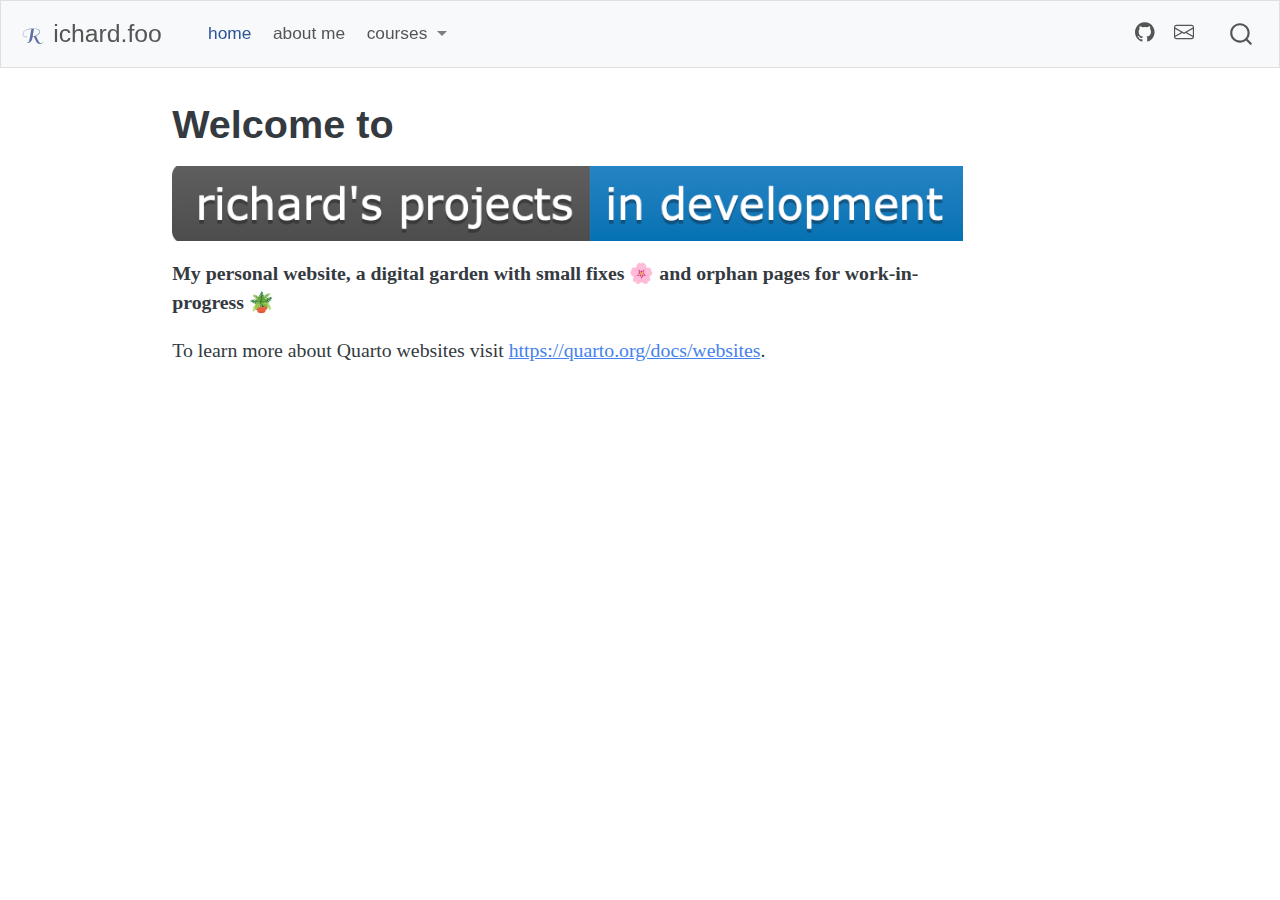
<file: docs/index.html>
<!DOCTYPE html>
<html xmlns="http://www.w3.org/1999/xhtml" lang="en" xml:lang="en"><head>

<meta charset="utf-8">
<meta name="generator" content="quarto-1.2.335">

<meta name="viewport" content="width=device-width, initial-scale=1.0, user-scalable=yes">


<title>ichard.foo - Welcome to</title>
<style>
code{white-space: pre-wrap;}
span.smallcaps{font-variant: small-caps;}
div.columns{display: flex; gap: min(4vw, 1.5em);}
div.column{flex: auto; overflow-x: auto;}
div.hanging-indent{margin-left: 1.5em; text-indent: -1.5em;}
ul.task-list{list-style: none;}
ul.task-list li input[type="checkbox"] {
  width: 0.8em;
  margin: 0 0.8em 0.2em -1.6em;
  vertical-align: middle;
}
</style>


<script src="site_libs/quarto-nav/quarto-nav.js"></script>
<script src="site_libs/quarto-nav/headroom.min.js"></script>
<script src="site_libs/clipboard/clipboard.min.js"></script>
<script src="site_libs/quarto-search/autocomplete.umd.js"></script>
<script src="site_libs/quarto-search/fuse.min.js"></script>
<script src="site_libs/quarto-search/quarto-search.js"></script>
<meta name="quarto:offset" content="./">
<script src="site_libs/quarto-html/quarto.js"></script>
<script src="site_libs/quarto-html/popper.min.js"></script>
<script src="site_libs/quarto-html/tippy.umd.min.js"></script>
<script src="site_libs/quarto-html/anchor.min.js"></script>
<link href="site_libs/quarto-html/tippy.css" rel="stylesheet">
<link href="site_libs/quarto-html/quarto-syntax-highlighting.css" rel="stylesheet" id="quarto-text-highlighting-styles">
<script src="site_libs/bootstrap/bootstrap.min.js"></script>
<link href="site_libs/bootstrap/bootstrap-icons.css" rel="stylesheet">
<link href="site_libs/bootstrap/bootstrap.min.css" rel="stylesheet" id="quarto-bootstrap" data-mode="light">
<script id="quarto-search-options" type="application/json">{
  "location": "navbar",
  "copy-button": false,
  "collapse-after": 3,
  "panel-placement": "end",
  "type": "overlay",
  "limit": 20,
  "language": {
    "search-no-results-text": "No results",
    "search-matching-documents-text": "matching documents",
    "search-copy-link-title": "Copy link to search",
    "search-hide-matches-text": "Hide additional matches",
    "search-more-match-text": "more match in this document",
    "search-more-matches-text": "more matches in this document",
    "search-clear-button-title": "Clear",
    "search-detached-cancel-button-title": "Cancel",
    "search-submit-button-title": "Submit"
  }
}</script>


<link rel="stylesheet" href="bespoke.scss">
</head>

<body class="nav-fixed">

<div id="quarto-search-results"></div>
  <header id="quarto-header" class="headroom fixed-top">
    <nav class="navbar navbar-expand-lg navbar-dark ">
      <div class="navbar-container container-fluid">
      <div class="navbar-brand-container">
    <a href="./index.html" class="navbar-brand navbar-brand-logo">
    <img src="./images/r2.svg" alt="" class="navbar-logo">
    </a>
    <a class="navbar-brand" href="./index.html">
    <span class="navbar-title">ichard.foo</span>
    </a>
  </div>
          <button class="navbar-toggler" type="button" data-bs-toggle="collapse" data-bs-target="#navbarCollapse" aria-controls="navbarCollapse" aria-expanded="false" aria-label="Toggle navigation" onclick="if (window.quartoToggleHeadroom) { window.quartoToggleHeadroom(); }">
  <span class="navbar-toggler-icon"></span>
</button>
          <div class="collapse navbar-collapse" id="navbarCollapse">
            <ul class="navbar-nav navbar-nav-scroll me-auto">
  <li class="nav-item">
    <a class="nav-link active" href="./index.html" aria-current="page">
 <span class="menu-text">home</span></a>
  </li>  
  <li class="nav-item">
    <a class="nav-link" href="./about.html">
 <span class="menu-text">about me</span></a>
  </li>  
  <li class="nav-item dropdown ">
    <a class="nav-link dropdown-toggle" href="#" id="nav-menu-courses" role="button" data-bs-toggle="dropdown" aria-expanded="false">
 <span class="menu-text">courses</span>
    </a>
    <ul class="dropdown-menu" aria-labelledby="nav-menu-courses">    
        <li>
    <a class="dropdown-item" href="./M249.html">
 <span class="dropdown-text">M249 Practical Modern Statistics</span></a>
  </li>  
        <li>
    <a class="dropdown-item" href="./M347.html">
 <span class="dropdown-text">M347 Mathematical Statistics</span></a>
  </li>  
        <li>
    <a class="dropdown-item" href="./M348.html">
 <span class="dropdown-text">M348 Applied Statistical Modelling</span></a>
  </li>  
    </ul>
  </li>
</ul>
            <ul class="navbar-nav navbar-nav-scroll ms-auto">
  <li class="nav-item compact">
    <a class="nav-link" href="https://github.com/deeprich/"><i class="bi bi-github" role="img">
</i> 
 <span class="menu-text"></span></a>
  </li>  
  <li class="nav-item compact">
    <a class="nav-link" href="mailto:public@richardjohnson.io"><i class="bi bi-envelope" role="img">
</i> 
 <span class="menu-text"></span></a>
  </li>  
</ul>
              <div id="quarto-search" class="" title="Search"></div>
          </div> <!-- /navcollapse -->
      </div> <!-- /container-fluid -->
    </nav>
</header>
<!-- content -->
<div id="quarto-content" class="quarto-container page-columns page-rows-contents page-layout-article page-navbar">
<!-- sidebar -->
<!-- margin-sidebar -->
    <div id="quarto-margin-sidebar" class="sidebar margin-sidebar">
        
    </div>
<!-- main -->
<main class="content" id="quarto-document-content">

<header id="title-block-header" class="quarto-title-block default">
<div class="quarto-title">
<h1 class="title">Welcome to</h1>
</div>



<div class="quarto-title-meta">

    
  
    
  </div>
  

</header>

<p><img src="images/status.png" class="img-fluid"></p>
<p><strong>My personal website, a digital garden with small fixes 🌸 and orphan pages for work-in-progress 🪴</strong></p>
<p>To learn more about Quarto websites visit <a href="https://quarto.org/docs/websites" class="uri">https://quarto.org/docs/websites</a>.</p>



</main> <!-- /main -->
<script id="quarto-html-after-body" type="application/javascript">
window.document.addEventListener("DOMContentLoaded", function (event) {
  const toggleBodyColorMode = (bsSheetEl) => {
    const mode = bsSheetEl.getAttribute("data-mode");
    const bodyEl = window.document.querySelector("body");
    if (mode === "dark") {
      bodyEl.classList.add("quarto-dark");
      bodyEl.classList.remove("quarto-light");
    } else {
      bodyEl.classList.add("quarto-light");
      bodyEl.classList.remove("quarto-dark");
    }
  }
  const toggleBodyColorPrimary = () => {
    const bsSheetEl = window.document.querySelector("link#quarto-bootstrap");
    if (bsSheetEl) {
      toggleBodyColorMode(bsSheetEl);
    }
  }
  toggleBodyColorPrimary();  
  const icon = "";
  const anchorJS = new window.AnchorJS();
  anchorJS.options = {
    placement: 'right',
    icon: icon
  };
  anchorJS.add('.anchored');
  const clipboard = new window.ClipboardJS('.code-copy-button', {
    target: function(trigger) {
      return trigger.previousElementSibling;
    }
  });
  clipboard.on('success', function(e) {
    // button target
    const button = e.trigger;
    // don't keep focus
    button.blur();
    // flash "checked"
    button.classList.add('code-copy-button-checked');
    var currentTitle = button.getAttribute("title");
    button.setAttribute("title", "Copied!");
    let tooltip;
    if (window.bootstrap) {
      button.setAttribute("data-bs-toggle", "tooltip");
      button.setAttribute("data-bs-placement", "left");
      button.setAttribute("data-bs-title", "Copied!");
      tooltip = new bootstrap.Tooltip(button, 
        { trigger: "manual", 
          customClass: "code-copy-button-tooltip",
          offset: [0, -8]});
      tooltip.show();    
    }
    setTimeout(function() {
      if (tooltip) {
        tooltip.hide();
        button.removeAttribute("data-bs-title");
        button.removeAttribute("data-bs-toggle");
        button.removeAttribute("data-bs-placement");
      }
      button.setAttribute("title", currentTitle);
      button.classList.remove('code-copy-button-checked');
    }, 1000);
    // clear code selection
    e.clearSelection();
  });
  function tippyHover(el, contentFn) {
    const config = {
      allowHTML: true,
      content: contentFn,
      maxWidth: 500,
      delay: 100,
      arrow: false,
      appendTo: function(el) {
          return el.parentElement;
      },
      interactive: true,
      interactiveBorder: 10,
      theme: 'quarto',
      placement: 'bottom-start'
    };
    window.tippy(el, config); 
  }
  const noterefs = window.document.querySelectorAll('a[role="doc-noteref"]');
  for (var i=0; i<noterefs.length; i++) {
    const ref = noterefs[i];
    tippyHover(ref, function() {
      // use id or data attribute instead here
      let href = ref.getAttribute('data-footnote-href') || ref.getAttribute('href');
      try { href = new URL(href).hash; } catch {}
      const id = href.replace(/^#\/?/, "");
      const note = window.document.getElementById(id);
      return note.innerHTML;
    });
  }
  const findCites = (el) => {
    const parentEl = el.parentElement;
    if (parentEl) {
      const cites = parentEl.dataset.cites;
      if (cites) {
        return {
          el,
          cites: cites.split(' ')
        };
      } else {
        return findCites(el.parentElement)
      }
    } else {
      return undefined;
    }
  };
  var bibliorefs = window.document.querySelectorAll('a[role="doc-biblioref"]');
  for (var i=0; i<bibliorefs.length; i++) {
    const ref = bibliorefs[i];
    const citeInfo = findCites(ref);
    if (citeInfo) {
      tippyHover(citeInfo.el, function() {
        var popup = window.document.createElement('div');
        citeInfo.cites.forEach(function(cite) {
          var citeDiv = window.document.createElement('div');
          citeDiv.classList.add('hanging-indent');
          citeDiv.classList.add('csl-entry');
          var biblioDiv = window.document.getElementById('ref-' + cite);
          if (biblioDiv) {
            citeDiv.innerHTML = biblioDiv.innerHTML;
          }
          popup.appendChild(citeDiv);
        });
        return popup.innerHTML;
      });
    }
  }
});
</script>
</div> <!-- /content -->



</body></html>
</file>
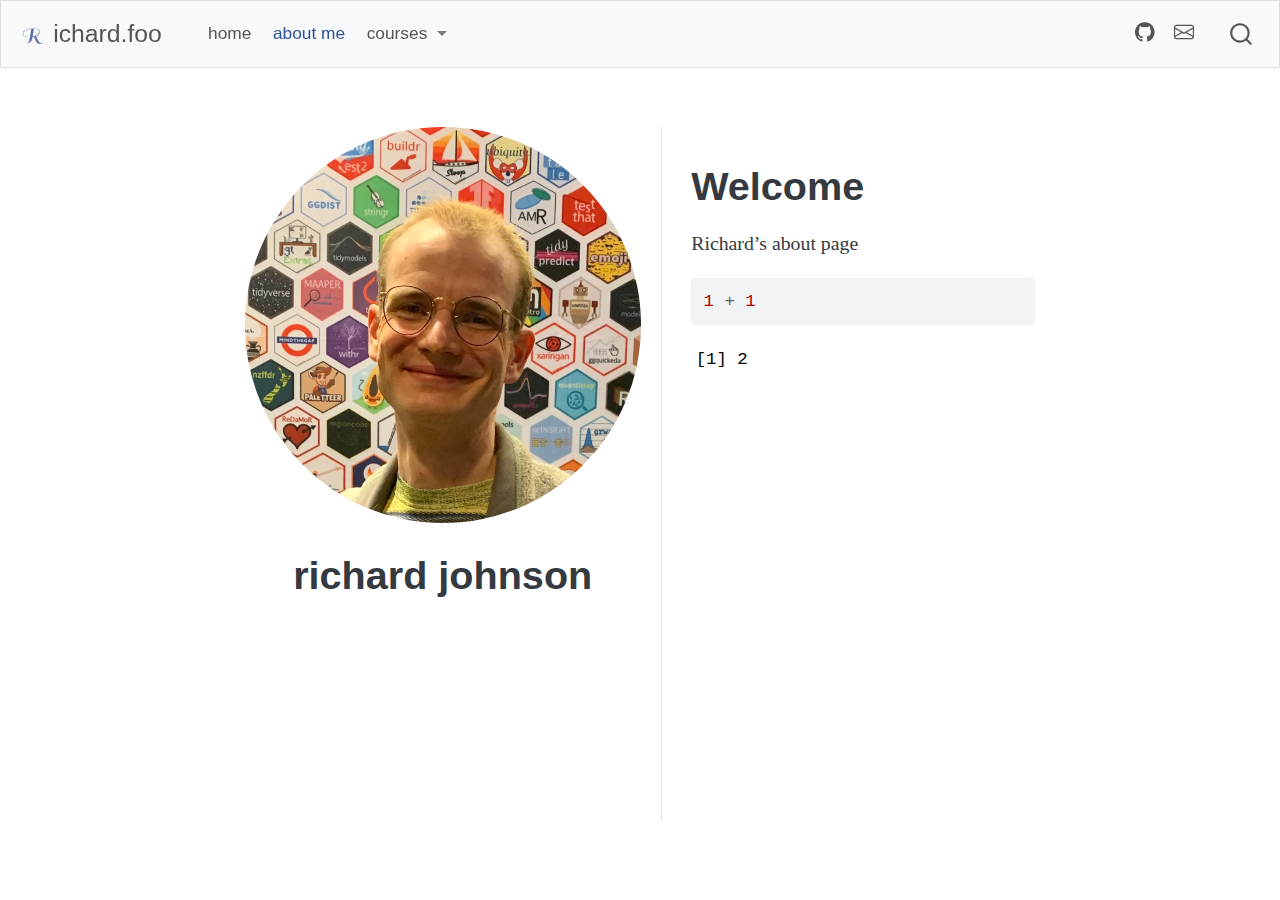
<file: docs/about.html>
<!DOCTYPE html>
<html xmlns="http://www.w3.org/1999/xhtml" lang="en" xml:lang="en"><head>

<meta charset="utf-8">
<meta name="generator" content="quarto-1.2.335">

<meta name="viewport" content="width=device-width, initial-scale=1.0, user-scalable=yes">


<title>ichard.foo - richard johnson</title>
<style>
code{white-space: pre-wrap;}
span.smallcaps{font-variant: small-caps;}
div.columns{display: flex; gap: min(4vw, 1.5em);}
div.column{flex: auto; overflow-x: auto;}
div.hanging-indent{margin-left: 1.5em; text-indent: -1.5em;}
ul.task-list{list-style: none;}
ul.task-list li input[type="checkbox"] {
  width: 0.8em;
  margin: 0 0.8em 0.2em -1.6em;
  vertical-align: middle;
}
pre > code.sourceCode { white-space: pre; position: relative; }
pre > code.sourceCode > span { display: inline-block; line-height: 1.25; }
pre > code.sourceCode > span:empty { height: 1.2em; }
.sourceCode { overflow: visible; }
code.sourceCode > span { color: inherit; text-decoration: inherit; }
div.sourceCode { margin: 1em 0; }
pre.sourceCode { margin: 0; }
@media screen {
div.sourceCode { overflow: auto; }
}
@media print {
pre > code.sourceCode { white-space: pre-wrap; }
pre > code.sourceCode > span { text-indent: -5em; padding-left: 5em; }
}
pre.numberSource code
  { counter-reset: source-line 0; }
pre.numberSource code > span
  { position: relative; left: -4em; counter-increment: source-line; }
pre.numberSource code > span > a:first-child::before
  { content: counter(source-line);
    position: relative; left: -1em; text-align: right; vertical-align: baseline;
    border: none; display: inline-block;
    -webkit-touch-callout: none; -webkit-user-select: none;
    -khtml-user-select: none; -moz-user-select: none;
    -ms-user-select: none; user-select: none;
    padding: 0 4px; width: 4em;
    color: #aaaaaa;
  }
pre.numberSource { margin-left: 3em; border-left: 1px solid #aaaaaa;  padding-left: 4px; }
div.sourceCode
  {   }
@media screen {
pre > code.sourceCode > span > a:first-child::before { text-decoration: underline; }
}
code span.al { color: #ff0000; font-weight: bold; } /* Alert */
code span.an { color: #60a0b0; font-weight: bold; font-style: italic; } /* Annotation */
code span.at { color: #7d9029; } /* Attribute */
code span.bn { color: #40a070; } /* BaseN */
code span.bu { color: #008000; } /* BuiltIn */
code span.cf { color: #007020; font-weight: bold; } /* ControlFlow */
code span.ch { color: #4070a0; } /* Char */
code span.cn { color: #880000; } /* Constant */
code span.co { color: #60a0b0; font-style: italic; } /* Comment */
code span.cv { color: #60a0b0; font-weight: bold; font-style: italic; } /* CommentVar */
code span.do { color: #ba2121; font-style: italic; } /* Documentation */
code span.dt { color: #902000; } /* DataType */
code span.dv { color: #40a070; } /* DecVal */
code span.er { color: #ff0000; font-weight: bold; } /* Error */
code span.ex { } /* Extension */
code span.fl { color: #40a070; } /* Float */
code span.fu { color: #06287e; } /* Function */
code span.im { color: #008000; font-weight: bold; } /* Import */
code span.in { color: #60a0b0; font-weight: bold; font-style: italic; } /* Information */
code span.kw { color: #007020; font-weight: bold; } /* Keyword */
code span.op { color: #666666; } /* Operator */
code span.ot { color: #007020; } /* Other */
code span.pp { color: #bc7a00; } /* Preprocessor */
code span.sc { color: #4070a0; } /* SpecialChar */
code span.ss { color: #bb6688; } /* SpecialString */
code span.st { color: #4070a0; } /* String */
code span.va { color: #19177c; } /* Variable */
code span.vs { color: #4070a0; } /* VerbatimString */
code span.wa { color: #60a0b0; font-weight: bold; font-style: italic; } /* Warning */
</style>


<script src="site_libs/quarto-nav/quarto-nav.js"></script>
<script src="site_libs/quarto-nav/headroom.min.js"></script>
<script src="site_libs/clipboard/clipboard.min.js"></script>
<script src="site_libs/quarto-search/autocomplete.umd.js"></script>
<script src="site_libs/quarto-search/fuse.min.js"></script>
<script src="site_libs/quarto-search/quarto-search.js"></script>
<meta name="quarto:offset" content="./">
<script src="site_libs/quarto-html/quarto.js"></script>
<script src="site_libs/quarto-html/popper.min.js"></script>
<script src="site_libs/quarto-html/tippy.umd.min.js"></script>
<link href="site_libs/quarto-html/tippy.css" rel="stylesheet">
<link href="site_libs/quarto-html/quarto-syntax-highlighting.css" rel="stylesheet" id="quarto-text-highlighting-styles">
<script src="site_libs/bootstrap/bootstrap.min.js"></script>
<link href="site_libs/bootstrap/bootstrap-icons.css" rel="stylesheet">
<link href="site_libs/bootstrap/bootstrap.min.css" rel="stylesheet" id="quarto-bootstrap" data-mode="light">
<script id="quarto-search-options" type="application/json">{
  "location": "navbar",
  "copy-button": false,
  "collapse-after": 3,
  "panel-placement": "end",
  "type": "overlay",
  "limit": 20,
  "language": {
    "search-no-results-text": "No results",
    "search-matching-documents-text": "matching documents",
    "search-copy-link-title": "Copy link to search",
    "search-hide-matches-text": "Hide additional matches",
    "search-more-match-text": "more match in this document",
    "search-more-matches-text": "more matches in this document",
    "search-clear-button-title": "Clear",
    "search-detached-cancel-button-title": "Cancel",
    "search-submit-button-title": "Submit"
  }
}</script>


<link rel="stylesheet" href="bespoke.scss">
</head>

<body class="nav-fixed fullcontent">

<div id="quarto-search-results"></div>
  <header id="quarto-header" class="headroom fixed-top">
    <nav class="navbar navbar-expand-lg navbar-dark ">
      <div class="navbar-container container-fluid">
      <div class="navbar-brand-container">
    <a href="./index.html" class="navbar-brand navbar-brand-logo">
    <img src="./images/r2.svg" alt="" class="navbar-logo">
    </a>
    <a class="navbar-brand" href="./index.html">
    <span class="navbar-title">ichard.foo</span>
    </a>
  </div>
          <button class="navbar-toggler" type="button" data-bs-toggle="collapse" data-bs-target="#navbarCollapse" aria-controls="navbarCollapse" aria-expanded="false" aria-label="Toggle navigation" onclick="if (window.quartoToggleHeadroom) { window.quartoToggleHeadroom(); }">
  <span class="navbar-toggler-icon"></span>
</button>
          <div class="collapse navbar-collapse" id="navbarCollapse">
            <ul class="navbar-nav navbar-nav-scroll me-auto">
  <li class="nav-item">
    <a class="nav-link" href="./index.html">
 <span class="menu-text">home</span></a>
  </li>  
  <li class="nav-item">
    <a class="nav-link active" href="./about.html" aria-current="page">
 <span class="menu-text">about me</span></a>
  </li>  
  <li class="nav-item dropdown ">
    <a class="nav-link dropdown-toggle" href="#" id="nav-menu-courses" role="button" data-bs-toggle="dropdown" aria-expanded="false">
 <span class="menu-text">courses</span>
    </a>
    <ul class="dropdown-menu" aria-labelledby="nav-menu-courses">    
        <li>
    <a class="dropdown-item" href="./M249.html">
 <span class="dropdown-text">M249 Practical Modern Statistics</span></a>
  </li>  
        <li>
    <a class="dropdown-item" href="./M347.html">
 <span class="dropdown-text">M347 Mathematical Statistics</span></a>
  </li>  
        <li>
    <a class="dropdown-item" href="./M348.html">
 <span class="dropdown-text">M348 Applied Statistical Modelling</span></a>
  </li>  
    </ul>
  </li>
</ul>
            <ul class="navbar-nav navbar-nav-scroll ms-auto">
  <li class="nav-item compact">
    <a class="nav-link" href="https://github.com/deeprich/"><i class="bi bi-github" role="img">
</i> 
 <span class="menu-text"></span></a>
  </li>  
  <li class="nav-item compact">
    <a class="nav-link" href="mailto:public@richardjohnson.io"><i class="bi bi-envelope" role="img">
</i> 
 <span class="menu-text"></span></a>
  </li>  
</ul>
              <div id="quarto-search" class="" title="Search"></div>
          </div> <!-- /navcollapse -->
      </div> <!-- /container-fluid -->
    </nav>
</header>
<!-- content -->
<div id="quarto-content" class="quarto-container page-columns page-rows-contents page-layout-article page-navbar">
<!-- sidebar -->
<!-- margin-sidebar -->
    
<!-- main -->
<div class="quarto-about-trestles">
  <div class="about-entity">
    <img src="images/portrait3.jpg" class="about-image
  round " style="height: 20em; width: 20em;">
<header id="title-block-header" class="quarto-title-block default">
<div class="quarto-title">
<h1 class="title">richard johnson</h1>
</div>
<div class="quarto-title-meta">
  </div>
</header>
  </div>
  <div class="about-contents"><main class="content" id="quarto-document-content">
<section id="welcome" class="level1">
<h1>Welcome</h1>
<p>Richard’s about page</p>
<div class="cell">
<div class="sourceCode cell-code" id="cb1"><pre class="sourceCode r code-with-copy"><code class="sourceCode r"><span id="cb1-1"><a href="#cb1-1" aria-hidden="true" tabindex="-1"></a><span class="dv">1</span> <span class="sc">+</span> <span class="dv">1</span></span></code><button title="Copy to Clipboard" class="code-copy-button"><i class="bi"></i></button></pre></div>
<div class="cell-output cell-output-stdout">
<pre><code>[1] 2</code></pre>
</div>
</div>


</section>
</main></div>
</div>
 <!-- /main -->
<script id="quarto-html-after-body" type="application/javascript">
window.document.addEventListener("DOMContentLoaded", function (event) {
  const toggleBodyColorMode = (bsSheetEl) => {
    const mode = bsSheetEl.getAttribute("data-mode");
    const bodyEl = window.document.querySelector("body");
    if (mode === "dark") {
      bodyEl.classList.add("quarto-dark");
      bodyEl.classList.remove("quarto-light");
    } else {
      bodyEl.classList.add("quarto-light");
      bodyEl.classList.remove("quarto-dark");
    }
  }
  const toggleBodyColorPrimary = () => {
    const bsSheetEl = window.document.querySelector("link#quarto-bootstrap");
    if (bsSheetEl) {
      toggleBodyColorMode(bsSheetEl);
    }
  }
  toggleBodyColorPrimary();  
  const clipboard = new window.ClipboardJS('.code-copy-button', {
    target: function(trigger) {
      return trigger.previousElementSibling;
    }
  });
  clipboard.on('success', function(e) {
    // button target
    const button = e.trigger;
    // don't keep focus
    button.blur();
    // flash "checked"
    button.classList.add('code-copy-button-checked');
    var currentTitle = button.getAttribute("title");
    button.setAttribute("title", "Copied!");
    let tooltip;
    if (window.bootstrap) {
      button.setAttribute("data-bs-toggle", "tooltip");
      button.setAttribute("data-bs-placement", "left");
      button.setAttribute("data-bs-title", "Copied!");
      tooltip = new bootstrap.Tooltip(button, 
        { trigger: "manual", 
          customClass: "code-copy-button-tooltip",
          offset: [0, -8]});
      tooltip.show();    
    }
    setTimeout(function() {
      if (tooltip) {
        tooltip.hide();
        button.removeAttribute("data-bs-title");
        button.removeAttribute("data-bs-toggle");
        button.removeAttribute("data-bs-placement");
      }
      button.setAttribute("title", currentTitle);
      button.classList.remove('code-copy-button-checked');
    }, 1000);
    // clear code selection
    e.clearSelection();
  });
  function tippyHover(el, contentFn) {
    const config = {
      allowHTML: true,
      content: contentFn,
      maxWidth: 500,
      delay: 100,
      arrow: false,
      appendTo: function(el) {
          return el.parentElement;
      },
      interactive: true,
      interactiveBorder: 10,
      theme: 'quarto',
      placement: 'bottom-start'
    };
    window.tippy(el, config); 
  }
  const noterefs = window.document.querySelectorAll('a[role="doc-noteref"]');
  for (var i=0; i<noterefs.length; i++) {
    const ref = noterefs[i];
    tippyHover(ref, function() {
      // use id or data attribute instead here
      let href = ref.getAttribute('data-footnote-href') || ref.getAttribute('href');
      try { href = new URL(href).hash; } catch {}
      const id = href.replace(/^#\/?/, "");
      const note = window.document.getElementById(id);
      return note.innerHTML;
    });
  }
  const findCites = (el) => {
    const parentEl = el.parentElement;
    if (parentEl) {
      const cites = parentEl.dataset.cites;
      if (cites) {
        return {
          el,
          cites: cites.split(' ')
        };
      } else {
        return findCites(el.parentElement)
      }
    } else {
      return undefined;
    }
  };
  var bibliorefs = window.document.querySelectorAll('a[role="doc-biblioref"]');
  for (var i=0; i<bibliorefs.length; i++) {
    const ref = bibliorefs[i];
    const citeInfo = findCites(ref);
    if (citeInfo) {
      tippyHover(citeInfo.el, function() {
        var popup = window.document.createElement('div');
        citeInfo.cites.forEach(function(cite) {
          var citeDiv = window.document.createElement('div');
          citeDiv.classList.add('hanging-indent');
          citeDiv.classList.add('csl-entry');
          var biblioDiv = window.document.getElementById('ref-' + cite);
          if (biblioDiv) {
            citeDiv.innerHTML = biblioDiv.innerHTML;
          }
          popup.appendChild(citeDiv);
        });
        return popup.innerHTML;
      });
    }
  }
});
</script>
</div> <!-- /content -->



</body></html>
</file>
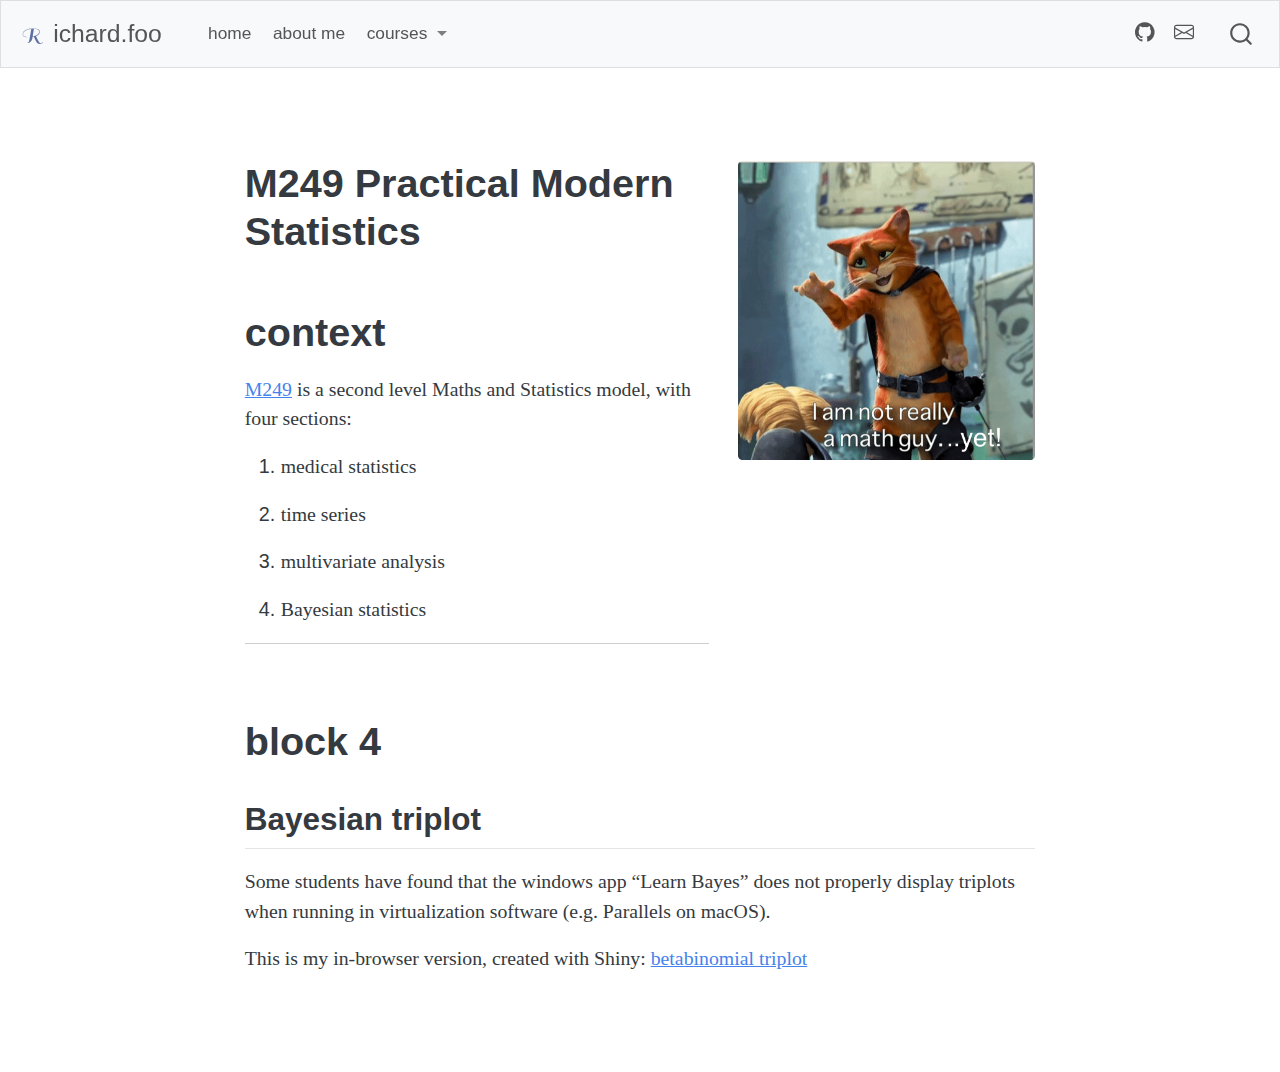
<file: docs/M249.html>
<!DOCTYPE html>
<html xmlns="http://www.w3.org/1999/xhtml" lang="en" xml:lang="en"><head>

<meta charset="utf-8">
<meta name="generator" content="quarto-1.2.335">

<meta name="viewport" content="width=device-width, initial-scale=1.0, user-scalable=yes">


<title>ichard.foo - M249 Practical Modern Statistics</title>
<style>
code{white-space: pre-wrap;}
span.smallcaps{font-variant: small-caps;}
div.columns{display: flex; gap: min(4vw, 1.5em);}
div.column{flex: auto; overflow-x: auto;}
div.hanging-indent{margin-left: 1.5em; text-indent: -1.5em;}
ul.task-list{list-style: none;}
ul.task-list li input[type="checkbox"] {
  width: 0.8em;
  margin: 0 0.8em 0.2em -1.6em;
  vertical-align: middle;
}
</style>


<script src="site_libs/quarto-nav/quarto-nav.js"></script>
<script src="site_libs/quarto-nav/headroom.min.js"></script>
<script src="site_libs/clipboard/clipboard.min.js"></script>
<script src="site_libs/quarto-search/autocomplete.umd.js"></script>
<script src="site_libs/quarto-search/fuse.min.js"></script>
<script src="site_libs/quarto-search/quarto-search.js"></script>
<meta name="quarto:offset" content="./">
<script src="site_libs/quarto-html/quarto.js"></script>
<script src="site_libs/quarto-html/popper.min.js"></script>
<script src="site_libs/quarto-html/tippy.umd.min.js"></script>
<link href="site_libs/quarto-html/tippy.css" rel="stylesheet">
<link href="site_libs/quarto-html/quarto-syntax-highlighting.css" rel="stylesheet" id="quarto-text-highlighting-styles">
<script src="site_libs/bootstrap/bootstrap.min.js"></script>
<link href="site_libs/bootstrap/bootstrap-icons.css" rel="stylesheet">
<link href="site_libs/bootstrap/bootstrap.min.css" rel="stylesheet" id="quarto-bootstrap" data-mode="light">
<script id="quarto-search-options" type="application/json">{
  "location": "navbar",
  "copy-button": false,
  "collapse-after": 3,
  "panel-placement": "end",
  "type": "overlay",
  "limit": 20,
  "language": {
    "search-no-results-text": "No results",
    "search-matching-documents-text": "matching documents",
    "search-copy-link-title": "Copy link to search",
    "search-hide-matches-text": "Hide additional matches",
    "search-more-match-text": "more match in this document",
    "search-more-matches-text": "more matches in this document",
    "search-clear-button-title": "Clear",
    "search-detached-cancel-button-title": "Cancel",
    "search-submit-button-title": "Submit"
  }
}</script>


<link rel="stylesheet" href="bespoke.scss">
</head>

<body class="nav-fixed fullcontent">

<div id="quarto-search-results"></div>
  <header id="quarto-header" class="headroom fixed-top">
    <nav class="navbar navbar-expand-lg navbar-dark ">
      <div class="navbar-container container-fluid">
      <div class="navbar-brand-container">
    <a href="./index.html" class="navbar-brand navbar-brand-logo">
    <img src="./images/r2.svg" alt="" class="navbar-logo">
    </a>
    <a class="navbar-brand" href="./index.html">
    <span class="navbar-title">ichard.foo</span>
    </a>
  </div>
          <button class="navbar-toggler" type="button" data-bs-toggle="collapse" data-bs-target="#navbarCollapse" aria-controls="navbarCollapse" aria-expanded="false" aria-label="Toggle navigation" onclick="if (window.quartoToggleHeadroom) { window.quartoToggleHeadroom(); }">
  <span class="navbar-toggler-icon"></span>
</button>
          <div class="collapse navbar-collapse" id="navbarCollapse">
            <ul class="navbar-nav navbar-nav-scroll me-auto">
  <li class="nav-item">
    <a class="nav-link" href="./index.html">
 <span class="menu-text">home</span></a>
  </li>  
  <li class="nav-item">
    <a class="nav-link" href="./about.html">
 <span class="menu-text">about me</span></a>
  </li>  
  <li class="nav-item dropdown ">
    <a class="nav-link dropdown-toggle" href="#" id="nav-menu-courses" role="button" data-bs-toggle="dropdown" aria-expanded="false">
 <span class="menu-text">courses</span>
    </a>
    <ul class="dropdown-menu" aria-labelledby="nav-menu-courses">    
        <li>
    <a class="dropdown-item" href="./M249.html">
 <span class="dropdown-text">M249 Practical Modern Statistics</span></a>
  </li>  
        <li>
    <a class="dropdown-item" href="./M347.html">
 <span class="dropdown-text">M347 Mathematical Statistics</span></a>
  </li>  
        <li>
    <a class="dropdown-item" href="./M348.html">
 <span class="dropdown-text">M348 Applied Statistical Modelling</span></a>
  </li>  
    </ul>
  </li>
</ul>
            <ul class="navbar-nav navbar-nav-scroll ms-auto">
  <li class="nav-item compact">
    <a class="nav-link" href="https://github.com/deeprich/"><i class="bi bi-github" role="img">
</i> 
 <span class="menu-text"></span></a>
  </li>  
  <li class="nav-item compact">
    <a class="nav-link" href="mailto:public@richardjohnson.io"><i class="bi bi-envelope" role="img">
</i> 
 <span class="menu-text"></span></a>
  </li>  
</ul>
              <div id="quarto-search" class="" title="Search"></div>
          </div> <!-- /navcollapse -->
      </div> <!-- /container-fluid -->
    </nav>
</header>
<!-- content -->
<div id="quarto-content" class="quarto-container page-columns page-rows-contents page-layout-article page-navbar">
<!-- sidebar -->
<!-- margin-sidebar -->
    
<!-- main -->
<main class="content page-columns page-full" id="quarto-document-content">



<div class="quarto-about-solana column-body">
  <div class="about-entity">
    <div class="entity-contents">
      <header id="title-block-header" class="quarto-title-block default">
<div class="quarto-title">
<h1 class="title">M249 Practical Modern Statistics</h1>
</div>
<div class="quarto-title-meta">
  </div>
</header> 
      <div class="about-contents"><section id="context" class="level1">
<h1>context</h1>
<p><a href="https://www.open.ac.uk/courses/modules/m249">M249</a> is a second level Maths and Statistics model, with four sections:</p>
<ol type="1">
<li><p>medical statistics</p></li>
<li><p>time series</p></li>
<li><p>multivariate analysis</p></li>
<li><p>Bayesian statistics</p></li>
</ol>
<hr>
</section></div>
    </div>
    <img src="images/beforeM249.png" class="about-image
  rounded " style="width: 15em;">
  </div>
</div>

<section id="block-4" class="level1">
<h1>block 4</h1>
<section id="bayesian-triplot" class="level2">
<h2 data-anchor-id="bayesian-triplot">Bayesian triplot</h2>
<p>Some students have found that the windows app “Learn Bayes” does not properly display triplots when running in virtualization software (e.g.&nbsp;Parallels on macOS).</p>
<p>This is my in-browser version, created with Shiny: <a href="https://sagesse.shinyapps.io/betabinomial/">betabinomial triplot</a></p>



</section>
</section>

</main> <!-- /main -->
<script id="quarto-html-after-body" type="application/javascript">
window.document.addEventListener("DOMContentLoaded", function (event) {
  const toggleBodyColorMode = (bsSheetEl) => {
    const mode = bsSheetEl.getAttribute("data-mode");
    const bodyEl = window.document.querySelector("body");
    if (mode === "dark") {
      bodyEl.classList.add("quarto-dark");
      bodyEl.classList.remove("quarto-light");
    } else {
      bodyEl.classList.add("quarto-light");
      bodyEl.classList.remove("quarto-dark");
    }
  }
  const toggleBodyColorPrimary = () => {
    const bsSheetEl = window.document.querySelector("link#quarto-bootstrap");
    if (bsSheetEl) {
      toggleBodyColorMode(bsSheetEl);
    }
  }
  toggleBodyColorPrimary();  
  const clipboard = new window.ClipboardJS('.code-copy-button', {
    target: function(trigger) {
      return trigger.previousElementSibling;
    }
  });
  clipboard.on('success', function(e) {
    // button target
    const button = e.trigger;
    // don't keep focus
    button.blur();
    // flash "checked"
    button.classList.add('code-copy-button-checked');
    var currentTitle = button.getAttribute("title");
    button.setAttribute("title", "Copied!");
    let tooltip;
    if (window.bootstrap) {
      button.setAttribute("data-bs-toggle", "tooltip");
      button.setAttribute("data-bs-placement", "left");
      button.setAttribute("data-bs-title", "Copied!");
      tooltip = new bootstrap.Tooltip(button, 
        { trigger: "manual", 
          customClass: "code-copy-button-tooltip",
          offset: [0, -8]});
      tooltip.show();    
    }
    setTimeout(function() {
      if (tooltip) {
        tooltip.hide();
        button.removeAttribute("data-bs-title");
        button.removeAttribute("data-bs-toggle");
        button.removeAttribute("data-bs-placement");
      }
      button.setAttribute("title", currentTitle);
      button.classList.remove('code-copy-button-checked');
    }, 1000);
    // clear code selection
    e.clearSelection();
  });
  function tippyHover(el, contentFn) {
    const config = {
      allowHTML: true,
      content: contentFn,
      maxWidth: 500,
      delay: 100,
      arrow: false,
      appendTo: function(el) {
          return el.parentElement;
      },
      interactive: true,
      interactiveBorder: 10,
      theme: 'quarto',
      placement: 'bottom-start'
    };
    window.tippy(el, config); 
  }
  const noterefs = window.document.querySelectorAll('a[role="doc-noteref"]');
  for (var i=0; i<noterefs.length; i++) {
    const ref = noterefs[i];
    tippyHover(ref, function() {
      // use id or data attribute instead here
      let href = ref.getAttribute('data-footnote-href') || ref.getAttribute('href');
      try { href = new URL(href).hash; } catch {}
      const id = href.replace(/^#\/?/, "");
      const note = window.document.getElementById(id);
      return note.innerHTML;
    });
  }
  const findCites = (el) => {
    const parentEl = el.parentElement;
    if (parentEl) {
      const cites = parentEl.dataset.cites;
      if (cites) {
        return {
          el,
          cites: cites.split(' ')
        };
      } else {
        return findCites(el.parentElement)
      }
    } else {
      return undefined;
    }
  };
  var bibliorefs = window.document.querySelectorAll('a[role="doc-biblioref"]');
  for (var i=0; i<bibliorefs.length; i++) {
    const ref = bibliorefs[i];
    const citeInfo = findCites(ref);
    if (citeInfo) {
      tippyHover(citeInfo.el, function() {
        var popup = window.document.createElement('div');
        citeInfo.cites.forEach(function(cite) {
          var citeDiv = window.document.createElement('div');
          citeDiv.classList.add('hanging-indent');
          citeDiv.classList.add('csl-entry');
          var biblioDiv = window.document.getElementById('ref-' + cite);
          if (biblioDiv) {
            citeDiv.innerHTML = biblioDiv.innerHTML;
          }
          popup.appendChild(citeDiv);
        });
        return popup.innerHTML;
      });
    }
  }
});
</script>
</div> <!-- /content -->



</body></html>
</file>
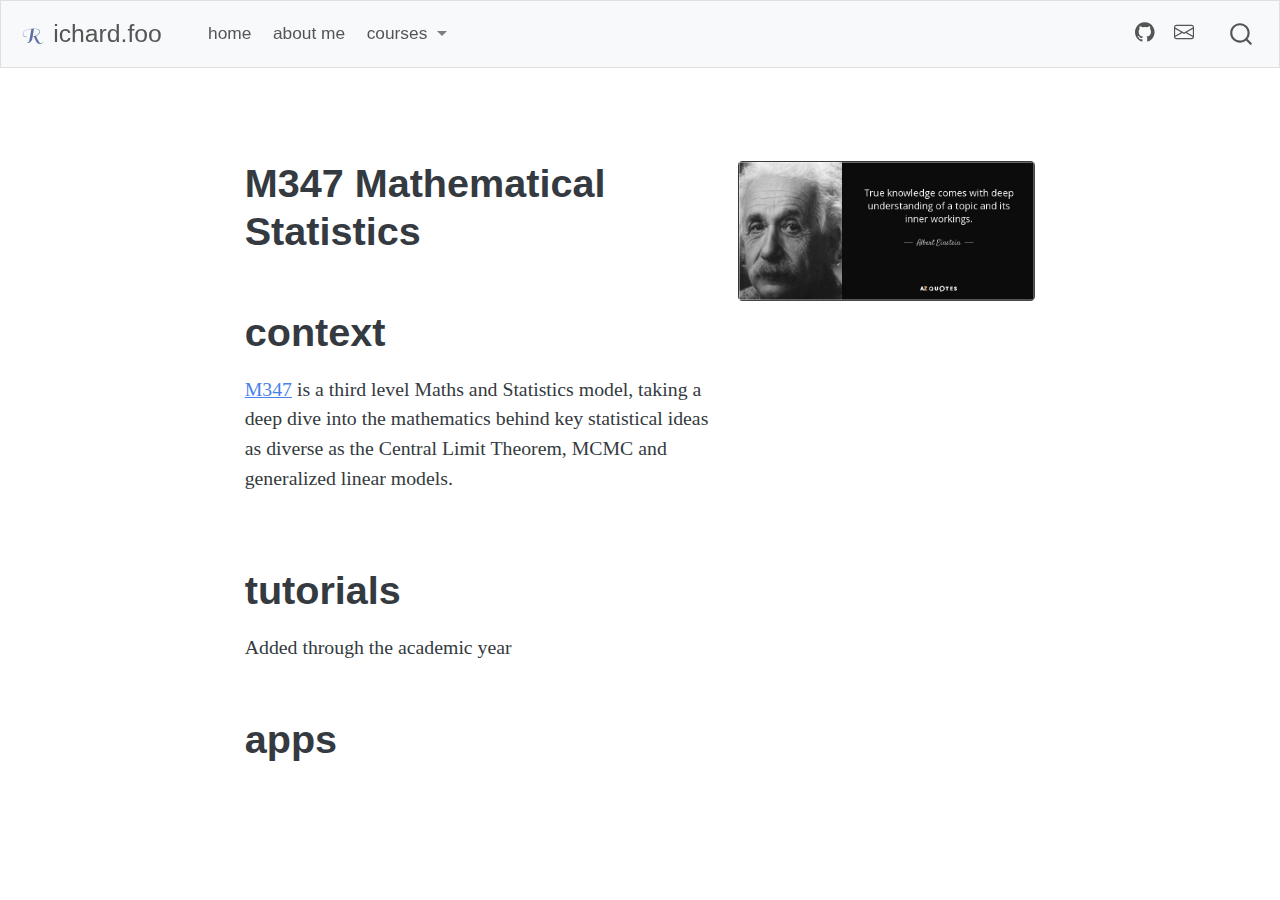
<file: docs/M347.html>
<!DOCTYPE html>
<html xmlns="http://www.w3.org/1999/xhtml" lang="en" xml:lang="en"><head>

<meta charset="utf-8">
<meta name="generator" content="quarto-1.2.335">

<meta name="viewport" content="width=device-width, initial-scale=1.0, user-scalable=yes">


<title>ichard.foo - M347 Mathematical Statistics</title>
<style>
code{white-space: pre-wrap;}
span.smallcaps{font-variant: small-caps;}
div.columns{display: flex; gap: min(4vw, 1.5em);}
div.column{flex: auto; overflow-x: auto;}
div.hanging-indent{margin-left: 1.5em; text-indent: -1.5em;}
ul.task-list{list-style: none;}
ul.task-list li input[type="checkbox"] {
  width: 0.8em;
  margin: 0 0.8em 0.2em -1.6em;
  vertical-align: middle;
}
</style>


<script src="site_libs/quarto-nav/quarto-nav.js"></script>
<script src="site_libs/quarto-nav/headroom.min.js"></script>
<script src="site_libs/clipboard/clipboard.min.js"></script>
<script src="site_libs/quarto-search/autocomplete.umd.js"></script>
<script src="site_libs/quarto-search/fuse.min.js"></script>
<script src="site_libs/quarto-search/quarto-search.js"></script>
<meta name="quarto:offset" content="./">
<script src="site_libs/quarto-html/quarto.js"></script>
<script src="site_libs/quarto-html/popper.min.js"></script>
<script src="site_libs/quarto-html/tippy.umd.min.js"></script>
<link href="site_libs/quarto-html/tippy.css" rel="stylesheet">
<link href="site_libs/quarto-html/quarto-syntax-highlighting.css" rel="stylesheet" id="quarto-text-highlighting-styles">
<script src="site_libs/bootstrap/bootstrap.min.js"></script>
<link href="site_libs/bootstrap/bootstrap-icons.css" rel="stylesheet">
<link href="site_libs/bootstrap/bootstrap.min.css" rel="stylesheet" id="quarto-bootstrap" data-mode="light">
<script id="quarto-search-options" type="application/json">{
  "location": "navbar",
  "copy-button": false,
  "collapse-after": 3,
  "panel-placement": "end",
  "type": "overlay",
  "limit": 20,
  "language": {
    "search-no-results-text": "No results",
    "search-matching-documents-text": "matching documents",
    "search-copy-link-title": "Copy link to search",
    "search-hide-matches-text": "Hide additional matches",
    "search-more-match-text": "more match in this document",
    "search-more-matches-text": "more matches in this document",
    "search-clear-button-title": "Clear",
    "search-detached-cancel-button-title": "Cancel",
    "search-submit-button-title": "Submit"
  }
}</script>


<link rel="stylesheet" href="bespoke.scss">
</head>

<body class="nav-fixed fullcontent">

<div id="quarto-search-results"></div>
  <header id="quarto-header" class="headroom fixed-top">
    <nav class="navbar navbar-expand-lg navbar-dark ">
      <div class="navbar-container container-fluid">
      <div class="navbar-brand-container">
    <a href="./index.html" class="navbar-brand navbar-brand-logo">
    <img src="./images/r2.svg" alt="" class="navbar-logo">
    </a>
    <a class="navbar-brand" href="./index.html">
    <span class="navbar-title">ichard.foo</span>
    </a>
  </div>
          <button class="navbar-toggler" type="button" data-bs-toggle="collapse" data-bs-target="#navbarCollapse" aria-controls="navbarCollapse" aria-expanded="false" aria-label="Toggle navigation" onclick="if (window.quartoToggleHeadroom) { window.quartoToggleHeadroom(); }">
  <span class="navbar-toggler-icon"></span>
</button>
          <div class="collapse navbar-collapse" id="navbarCollapse">
            <ul class="navbar-nav navbar-nav-scroll me-auto">
  <li class="nav-item">
    <a class="nav-link" href="./index.html">
 <span class="menu-text">home</span></a>
  </li>  
  <li class="nav-item">
    <a class="nav-link" href="./about.html">
 <span class="menu-text">about me</span></a>
  </li>  
  <li class="nav-item dropdown ">
    <a class="nav-link dropdown-toggle" href="#" id="nav-menu-courses" role="button" data-bs-toggle="dropdown" aria-expanded="false">
 <span class="menu-text">courses</span>
    </a>
    <ul class="dropdown-menu" aria-labelledby="nav-menu-courses">    
        <li>
    <a class="dropdown-item" href="./M249.html">
 <span class="dropdown-text">M249 Practical Modern Statistics</span></a>
  </li>  
        <li>
    <a class="dropdown-item" href="./M347.html">
 <span class="dropdown-text">M347 Mathematical Statistics</span></a>
  </li>  
        <li>
    <a class="dropdown-item" href="./M348.html">
 <span class="dropdown-text">M348 Applied Statistical Modelling</span></a>
  </li>  
    </ul>
  </li>
</ul>
            <ul class="navbar-nav navbar-nav-scroll ms-auto">
  <li class="nav-item compact">
    <a class="nav-link" href="https://github.com/deeprich/"><i class="bi bi-github" role="img">
</i> 
 <span class="menu-text"></span></a>
  </li>  
  <li class="nav-item compact">
    <a class="nav-link" href="mailto:public@richardjohnson.io"><i class="bi bi-envelope" role="img">
</i> 
 <span class="menu-text"></span></a>
  </li>  
</ul>
              <div id="quarto-search" class="" title="Search"></div>
          </div> <!-- /navcollapse -->
      </div> <!-- /container-fluid -->
    </nav>
</header>
<!-- content -->
<div id="quarto-content" class="quarto-container page-columns page-rows-contents page-layout-article page-navbar">
<!-- sidebar -->
<!-- margin-sidebar -->
    
<!-- main -->
<main class="content page-columns page-full" id="quarto-document-content">



<div class="quarto-about-solana column-body">
  <div class="about-entity">
    <div class="entity-contents">
      <header id="title-block-header" class="quarto-title-block default">
<div class="quarto-title">
<h1 class="title">M347 Mathematical Statistics</h1>
</div>
<div class="quarto-title-meta">
  </div>
</header> 
      <div class="about-contents"><section id="context" class="level1">
<h1>context</h1>
<p><a href="https://www.open.ac.uk/courses/modules/m347">M347</a> is a third level Maths and Statistics model, taking a deep dive into the mathematics behind key statistical ideas as diverse as the Central Limit Theorem, MCMC and generalized linear models.</p>
</section></div>
    </div>
    <img src="images/einstein.jpg" class="about-image
  rounded " style="width: 15em;">
  </div>
</div>

<section id="tutorials" class="level1">
<h1>tutorials</h1>
<p>Added through the academic year</p>
</section>
<section id="apps" class="level1">
<h1>apps</h1>



</section>

</main> <!-- /main -->
<script id="quarto-html-after-body" type="application/javascript">
window.document.addEventListener("DOMContentLoaded", function (event) {
  const toggleBodyColorMode = (bsSheetEl) => {
    const mode = bsSheetEl.getAttribute("data-mode");
    const bodyEl = window.document.querySelector("body");
    if (mode === "dark") {
      bodyEl.classList.add("quarto-dark");
      bodyEl.classList.remove("quarto-light");
    } else {
      bodyEl.classList.add("quarto-light");
      bodyEl.classList.remove("quarto-dark");
    }
  }
  const toggleBodyColorPrimary = () => {
    const bsSheetEl = window.document.querySelector("link#quarto-bootstrap");
    if (bsSheetEl) {
      toggleBodyColorMode(bsSheetEl);
    }
  }
  toggleBodyColorPrimary();  
  const clipboard = new window.ClipboardJS('.code-copy-button', {
    target: function(trigger) {
      return trigger.previousElementSibling;
    }
  });
  clipboard.on('success', function(e) {
    // button target
    const button = e.trigger;
    // don't keep focus
    button.blur();
    // flash "checked"
    button.classList.add('code-copy-button-checked');
    var currentTitle = button.getAttribute("title");
    button.setAttribute("title", "Copied!");
    let tooltip;
    if (window.bootstrap) {
      button.setAttribute("data-bs-toggle", "tooltip");
      button.setAttribute("data-bs-placement", "left");
      button.setAttribute("data-bs-title", "Copied!");
      tooltip = new bootstrap.Tooltip(button, 
        { trigger: "manual", 
          customClass: "code-copy-button-tooltip",
          offset: [0, -8]});
      tooltip.show();    
    }
    setTimeout(function() {
      if (tooltip) {
        tooltip.hide();
        button.removeAttribute("data-bs-title");
        button.removeAttribute("data-bs-toggle");
        button.removeAttribute("data-bs-placement");
      }
      button.setAttribute("title", currentTitle);
      button.classList.remove('code-copy-button-checked');
    }, 1000);
    // clear code selection
    e.clearSelection();
  });
  function tippyHover(el, contentFn) {
    const config = {
      allowHTML: true,
      content: contentFn,
      maxWidth: 500,
      delay: 100,
      arrow: false,
      appendTo: function(el) {
          return el.parentElement;
      },
      interactive: true,
      interactiveBorder: 10,
      theme: 'quarto',
      placement: 'bottom-start'
    };
    window.tippy(el, config); 
  }
  const noterefs = window.document.querySelectorAll('a[role="doc-noteref"]');
  for (var i=0; i<noterefs.length; i++) {
    const ref = noterefs[i];
    tippyHover(ref, function() {
      // use id or data attribute instead here
      let href = ref.getAttribute('data-footnote-href') || ref.getAttribute('href');
      try { href = new URL(href).hash; } catch {}
      const id = href.replace(/^#\/?/, "");
      const note = window.document.getElementById(id);
      return note.innerHTML;
    });
  }
  const findCites = (el) => {
    const parentEl = el.parentElement;
    if (parentEl) {
      const cites = parentEl.dataset.cites;
      if (cites) {
        return {
          el,
          cites: cites.split(' ')
        };
      } else {
        return findCites(el.parentElement)
      }
    } else {
      return undefined;
    }
  };
  var bibliorefs = window.document.querySelectorAll('a[role="doc-biblioref"]');
  for (var i=0; i<bibliorefs.length; i++) {
    const ref = bibliorefs[i];
    const citeInfo = findCites(ref);
    if (citeInfo) {
      tippyHover(citeInfo.el, function() {
        var popup = window.document.createElement('div');
        citeInfo.cites.forEach(function(cite) {
          var citeDiv = window.document.createElement('div');
          citeDiv.classList.add('hanging-indent');
          citeDiv.classList.add('csl-entry');
          var biblioDiv = window.document.getElementById('ref-' + cite);
          if (biblioDiv) {
            citeDiv.innerHTML = biblioDiv.innerHTML;
          }
          popup.appendChild(citeDiv);
        });
        return popup.innerHTML;
      });
    }
  }
});
</script>
</div> <!-- /content -->



</body></html>
</file>
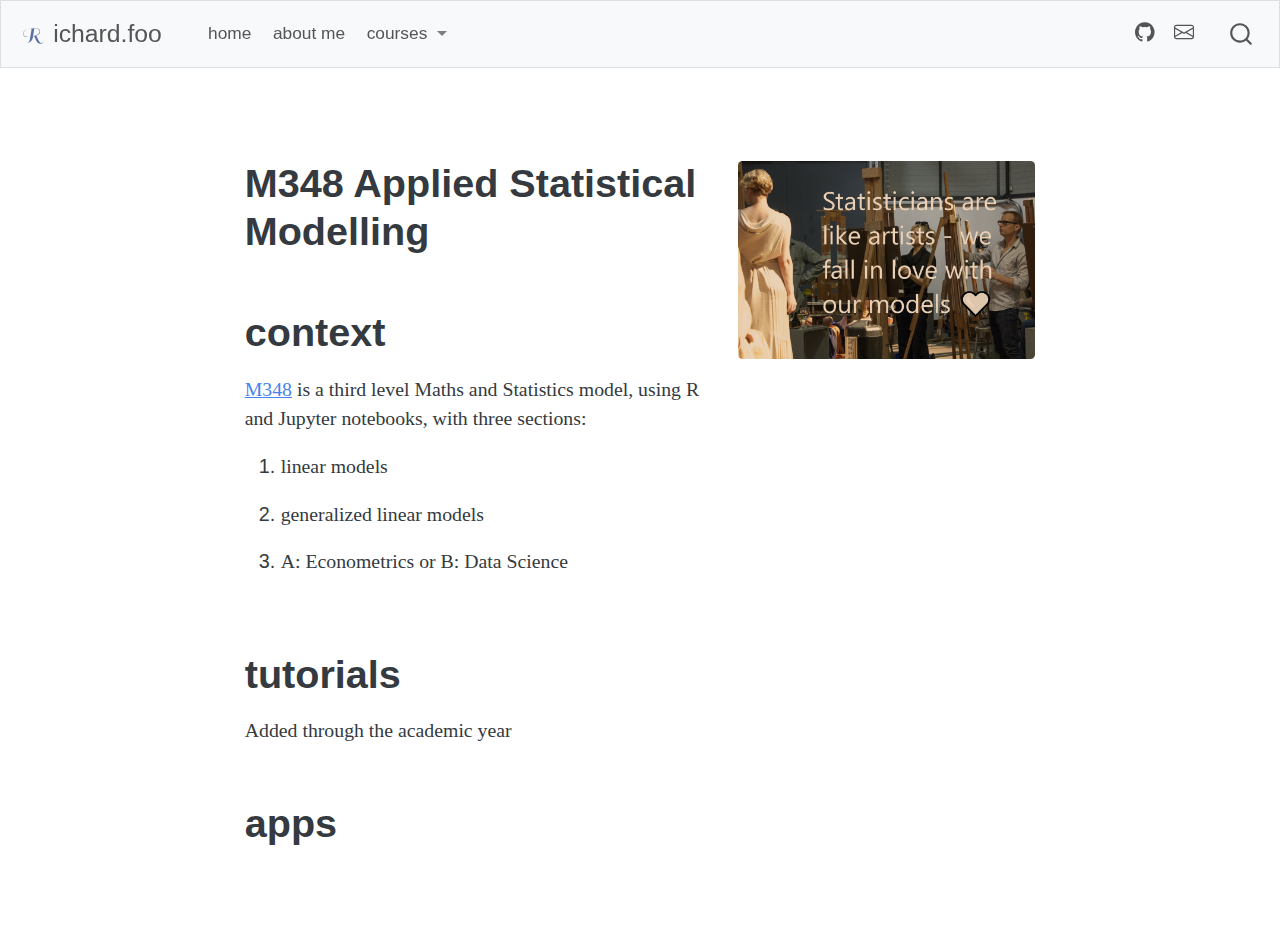
<file: docs/M348.html>
<!DOCTYPE html>
<html xmlns="http://www.w3.org/1999/xhtml" lang="en" xml:lang="en"><head>

<meta charset="utf-8">
<meta name="generator" content="quarto-1.2.335">

<meta name="viewport" content="width=device-width, initial-scale=1.0, user-scalable=yes">


<title>ichard.foo - M348 Applied Statistical Modelling</title>
<style>
code{white-space: pre-wrap;}
span.smallcaps{font-variant: small-caps;}
div.columns{display: flex; gap: min(4vw, 1.5em);}
div.column{flex: auto; overflow-x: auto;}
div.hanging-indent{margin-left: 1.5em; text-indent: -1.5em;}
ul.task-list{list-style: none;}
ul.task-list li input[type="checkbox"] {
  width: 0.8em;
  margin: 0 0.8em 0.2em -1.6em;
  vertical-align: middle;
}
</style>


<script src="site_libs/quarto-nav/quarto-nav.js"></script>
<script src="site_libs/quarto-nav/headroom.min.js"></script>
<script src="site_libs/clipboard/clipboard.min.js"></script>
<script src="site_libs/quarto-search/autocomplete.umd.js"></script>
<script src="site_libs/quarto-search/fuse.min.js"></script>
<script src="site_libs/quarto-search/quarto-search.js"></script>
<meta name="quarto:offset" content="./">
<script src="site_libs/quarto-html/quarto.js"></script>
<script src="site_libs/quarto-html/popper.min.js"></script>
<script src="site_libs/quarto-html/tippy.umd.min.js"></script>
<link href="site_libs/quarto-html/tippy.css" rel="stylesheet">
<link href="site_libs/quarto-html/quarto-syntax-highlighting.css" rel="stylesheet" id="quarto-text-highlighting-styles">
<script src="site_libs/bootstrap/bootstrap.min.js"></script>
<link href="site_libs/bootstrap/bootstrap-icons.css" rel="stylesheet">
<link href="site_libs/bootstrap/bootstrap.min.css" rel="stylesheet" id="quarto-bootstrap" data-mode="light">
<script id="quarto-search-options" type="application/json">{
  "location": "navbar",
  "copy-button": false,
  "collapse-after": 3,
  "panel-placement": "end",
  "type": "overlay",
  "limit": 20,
  "language": {
    "search-no-results-text": "No results",
    "search-matching-documents-text": "matching documents",
    "search-copy-link-title": "Copy link to search",
    "search-hide-matches-text": "Hide additional matches",
    "search-more-match-text": "more match in this document",
    "search-more-matches-text": "more matches in this document",
    "search-clear-button-title": "Clear",
    "search-detached-cancel-button-title": "Cancel",
    "search-submit-button-title": "Submit"
  }
}</script>


<link rel="stylesheet" href="bespoke.scss">
</head>

<body class="nav-fixed fullcontent">

<div id="quarto-search-results"></div>
  <header id="quarto-header" class="headroom fixed-top">
    <nav class="navbar navbar-expand-lg navbar-dark ">
      <div class="navbar-container container-fluid">
      <div class="navbar-brand-container">
    <a href="./index.html" class="navbar-brand navbar-brand-logo">
    <img src="./images/r2.svg" alt="" class="navbar-logo">
    </a>
    <a class="navbar-brand" href="./index.html">
    <span class="navbar-title">ichard.foo</span>
    </a>
  </div>
          <button class="navbar-toggler" type="button" data-bs-toggle="collapse" data-bs-target="#navbarCollapse" aria-controls="navbarCollapse" aria-expanded="false" aria-label="Toggle navigation" onclick="if (window.quartoToggleHeadroom) { window.quartoToggleHeadroom(); }">
  <span class="navbar-toggler-icon"></span>
</button>
          <div class="collapse navbar-collapse" id="navbarCollapse">
            <ul class="navbar-nav navbar-nav-scroll me-auto">
  <li class="nav-item">
    <a class="nav-link" href="./index.html">
 <span class="menu-text">home</span></a>
  </li>  
  <li class="nav-item">
    <a class="nav-link" href="./about.html">
 <span class="menu-text">about me</span></a>
  </li>  
  <li class="nav-item dropdown ">
    <a class="nav-link dropdown-toggle" href="#" id="nav-menu-courses" role="button" data-bs-toggle="dropdown" aria-expanded="false">
 <span class="menu-text">courses</span>
    </a>
    <ul class="dropdown-menu" aria-labelledby="nav-menu-courses">    
        <li>
    <a class="dropdown-item" href="./M249.html">
 <span class="dropdown-text">M249 Practical Modern Statistics</span></a>
  </li>  
        <li>
    <a class="dropdown-item" href="./M347.html">
 <span class="dropdown-text">M347 Mathematical Statistics</span></a>
  </li>  
        <li>
    <a class="dropdown-item" href="./M348.html">
 <span class="dropdown-text">M348 Applied Statistical Modelling</span></a>
  </li>  
    </ul>
  </li>
</ul>
            <ul class="navbar-nav navbar-nav-scroll ms-auto">
  <li class="nav-item compact">
    <a class="nav-link" href="https://github.com/deeprich/"><i class="bi bi-github" role="img">
</i> 
 <span class="menu-text"></span></a>
  </li>  
  <li class="nav-item compact">
    <a class="nav-link" href="mailto:public@richardjohnson.io"><i class="bi bi-envelope" role="img">
</i> 
 <span class="menu-text"></span></a>
  </li>  
</ul>
              <div id="quarto-search" class="" title="Search"></div>
          </div> <!-- /navcollapse -->
      </div> <!-- /container-fluid -->
    </nav>
</header>
<!-- content -->
<div id="quarto-content" class="quarto-container page-columns page-rows-contents page-layout-article page-navbar">
<!-- sidebar -->
<!-- margin-sidebar -->
    
<!-- main -->
<main class="content page-columns page-full" id="quarto-document-content">



<div class="quarto-about-solana column-body">
  <div class="about-entity">
    <div class="entity-contents">
      <header id="title-block-header" class="quarto-title-block default">
<div class="quarto-title">
<h1 class="title">M348 Applied Statistical Modelling</h1>
</div>
<div class="quarto-title-meta">
  </div>
</header> 
      <div class="about-contents"><section id="context" class="level1">
<h1>context</h1>
<p><a href="https://www.open.ac.uk/courses/modules/m348">M348</a> is a third level Maths and Statistics model, using R and Jupyter notebooks, with three sections:</p>
<ol type="1">
<li><p>linear models</p></li>
<li><p>generalized linear models</p></li>
<li><p>A: Econometrics or B: Data Science</p></li>
</ol>
</section></div>
    </div>
    <img src="images/statart.png" class="about-image
  rounded " style="width: 15em;">
  </div>
</div>

<section id="tutorials" class="level1">
<h1>tutorials</h1>
<p>Added through the academic year</p>
</section>
<section id="apps" class="level1">
<h1>apps</h1>



</section>

</main> <!-- /main -->
<script id="quarto-html-after-body" type="application/javascript">
window.document.addEventListener("DOMContentLoaded", function (event) {
  const toggleBodyColorMode = (bsSheetEl) => {
    const mode = bsSheetEl.getAttribute("data-mode");
    const bodyEl = window.document.querySelector("body");
    if (mode === "dark") {
      bodyEl.classList.add("quarto-dark");
      bodyEl.classList.remove("quarto-light");
    } else {
      bodyEl.classList.add("quarto-light");
      bodyEl.classList.remove("quarto-dark");
    }
  }
  const toggleBodyColorPrimary = () => {
    const bsSheetEl = window.document.querySelector("link#quarto-bootstrap");
    if (bsSheetEl) {
      toggleBodyColorMode(bsSheetEl);
    }
  }
  toggleBodyColorPrimary();  
  const clipboard = new window.ClipboardJS('.code-copy-button', {
    target: function(trigger) {
      return trigger.previousElementSibling;
    }
  });
  clipboard.on('success', function(e) {
    // button target
    const button = e.trigger;
    // don't keep focus
    button.blur();
    // flash "checked"
    button.classList.add('code-copy-button-checked');
    var currentTitle = button.getAttribute("title");
    button.setAttribute("title", "Copied!");
    let tooltip;
    if (window.bootstrap) {
      button.setAttribute("data-bs-toggle", "tooltip");
      button.setAttribute("data-bs-placement", "left");
      button.setAttribute("data-bs-title", "Copied!");
      tooltip = new bootstrap.Tooltip(button, 
        { trigger: "manual", 
          customClass: "code-copy-button-tooltip",
          offset: [0, -8]});
      tooltip.show();    
    }
    setTimeout(function() {
      if (tooltip) {
        tooltip.hide();
        button.removeAttribute("data-bs-title");
        button.removeAttribute("data-bs-toggle");
        button.removeAttribute("data-bs-placement");
      }
      button.setAttribute("title", currentTitle);
      button.classList.remove('code-copy-button-checked');
    }, 1000);
    // clear code selection
    e.clearSelection();
  });
  function tippyHover(el, contentFn) {
    const config = {
      allowHTML: true,
      content: contentFn,
      maxWidth: 500,
      delay: 100,
      arrow: false,
      appendTo: function(el) {
          return el.parentElement;
      },
      interactive: true,
      interactiveBorder: 10,
      theme: 'quarto',
      placement: 'bottom-start'
    };
    window.tippy(el, config); 
  }
  const noterefs = window.document.querySelectorAll('a[role="doc-noteref"]');
  for (var i=0; i<noterefs.length; i++) {
    const ref = noterefs[i];
    tippyHover(ref, function() {
      // use id or data attribute instead here
      let href = ref.getAttribute('data-footnote-href') || ref.getAttribute('href');
      try { href = new URL(href).hash; } catch {}
      const id = href.replace(/^#\/?/, "");
      const note = window.document.getElementById(id);
      return note.innerHTML;
    });
  }
  const findCites = (el) => {
    const parentEl = el.parentElement;
    if (parentEl) {
      const cites = parentEl.dataset.cites;
      if (cites) {
        return {
          el,
          cites: cites.split(' ')
        };
      } else {
        return findCites(el.parentElement)
      }
    } else {
      return undefined;
    }
  };
  var bibliorefs = window.document.querySelectorAll('a[role="doc-biblioref"]');
  for (var i=0; i<bibliorefs.length; i++) {
    const ref = bibliorefs[i];
    const citeInfo = findCites(ref);
    if (citeInfo) {
      tippyHover(citeInfo.el, function() {
        var popup = window.document.createElement('div');
        citeInfo.cites.forEach(function(cite) {
          var citeDiv = window.document.createElement('div');
          citeDiv.classList.add('hanging-indent');
          citeDiv.classList.add('csl-entry');
          var biblioDiv = window.document.getElementById('ref-' + cite);
          if (biblioDiv) {
            citeDiv.innerHTML = biblioDiv.innerHTML;
          }
          popup.appendChild(citeDiv);
        });
        return popup.innerHTML;
      });
    }
  }
});
</script>
</div> <!-- /content -->



</body></html>
</file>
<file: docs/site_libs/quarto-html/tippy.css>
.tippy-box[data-animation=fade][data-state=hidden]{opacity:0}[data-tippy-root]{max-width:calc(100vw - 10px)}.tippy-box{position:relative;background-color:#333;color:#fff;border-radius:4px;font-size:14px;line-height:1.4;white-space:normal;outline:0;transition-property:transform,visibility,opacity}.tippy-box[data-placement^=top]>.tippy-arrow{bottom:0}.tippy-box[data-placement^=top]>.tippy-arrow:before{bottom:-7px;left:0;border-width:8px 8px 0;border-top-color:initial;transform-origin:center top}.tippy-box[data-placement^=bottom]>.tippy-arrow{top:0}.tippy-box[data-placement^=bottom]>.tippy-arrow:before{top:-7px;left:0;border-width:0 8px 8px;border-bottom-color:initial;transform-origin:center bottom}.tippy-box[data-placement^=left]>.tippy-arrow{right:0}.tippy-box[data-placement^=left]>.tippy-arrow:before{border-width:8px 0 8px 8px;border-left-color:initial;right:-7px;transform-origin:center left}.tippy-box[data-placement^=right]>.tippy-arrow{left:0}.tippy-box[data-placement^=right]>.tippy-arrow:before{left:-7px;border-width:8px 8px 8px 0;border-right-color:initial;transform-origin:center right}.tippy-box[data-inertia][data-state=visible]{transition-timing-function:cubic-bezier(.54,1.5,.38,1.11)}.tippy-arrow{width:16px;height:16px;color:#333}.tippy-arrow:before{content:"";position:absolute;border-color:transparent;border-style:solid}.tippy-content{position:relative;padding:5px 9px;z-index:1}
</file>
<file: docs/site_libs/quarto-html/quarto-syntax-highlighting.css>
/* quarto syntax highlight colors */
:root {
  --quarto-hl-ot-color: #003B4F;
  --quarto-hl-at-color: #657422;
  --quarto-hl-ss-color: #20794D;
  --quarto-hl-an-color: #5E5E5E;
  --quarto-hl-fu-color: #4758AB;
  --quarto-hl-st-color: #20794D;
  --quarto-hl-cf-color: #003B4F;
  --quarto-hl-op-color: #5E5E5E;
  --quarto-hl-er-color: #AD0000;
  --quarto-hl-bn-color: #AD0000;
  --quarto-hl-al-color: #AD0000;
  --quarto-hl-va-color: #111111;
  --quarto-hl-bu-color: inherit;
  --quarto-hl-ex-color: inherit;
  --quarto-hl-pp-color: #AD0000;
  --quarto-hl-in-color: #5E5E5E;
  --quarto-hl-vs-color: #20794D;
  --quarto-hl-wa-color: #5E5E5E;
  --quarto-hl-do-color: #5E5E5E;
  --quarto-hl-im-color: #00769E;
  --quarto-hl-ch-color: #20794D;
  --quarto-hl-dt-color: #AD0000;
  --quarto-hl-fl-color: #AD0000;
  --quarto-hl-co-color: #5E5E5E;
  --quarto-hl-cv-color: #5E5E5E;
  --quarto-hl-cn-color: #8f5902;
  --quarto-hl-sc-color: #5E5E5E;
  --quarto-hl-dv-color: #AD0000;
  --quarto-hl-kw-color: #003B4F;
}

/* other quarto variables */
:root {
  --quarto-font-monospace: SFMono-Regular, Menlo, Monaco, Consolas, "Liberation Mono", "Courier New", monospace;
}

pre > code.sourceCode > span {
  color: #003B4F;
}

code span {
  color: #003B4F;
}

code.sourceCode > span {
  color: #003B4F;
}

div.sourceCode,
div.sourceCode pre.sourceCode {
  color: #003B4F;
}

code span.ot {
  color: #003B4F;
}

code span.at {
  color: #657422;
}

code span.ss {
  color: #20794D;
}

code span.an {
  color: #5E5E5E;
}

code span.fu {
  color: #4758AB;
}

code span.st {
  color: #20794D;
}

code span.cf {
  color: #003B4F;
}

code span.op {
  color: #5E5E5E;
}

code span.er {
  color: #AD0000;
}

code span.bn {
  color: #AD0000;
}

code span.al {
  color: #AD0000;
}

code span.va {
  color: #111111;
}

code span.pp {
  color: #AD0000;
}

code span.in {
  color: #5E5E5E;
}

code span.vs {
  color: #20794D;
}

code span.wa {
  color: #5E5E5E;
  font-style: italic;
}

code span.do {
  color: #5E5E5E;
  font-style: italic;
}

code span.im {
  color: #00769E;
}

code span.ch {
  color: #20794D;
}

code span.dt {
  color: #AD0000;
}

code span.fl {
  color: #AD0000;
}

code span.co {
  color: #5E5E5E;
}

code span.cv {
  color: #5E5E5E;
  font-style: italic;
}

code span.cn {
  color: #8f5902;
}

code span.sc {
  color: #5E5E5E;
}

code span.dv {
  color: #AD0000;
}

code span.kw {
  color: #003B4F;
}

.prevent-inlining {
  content: "</";
}

/*# sourceMappingURL=debc5d5d77c3f9108843748ff7464032.css.map */
</file>
